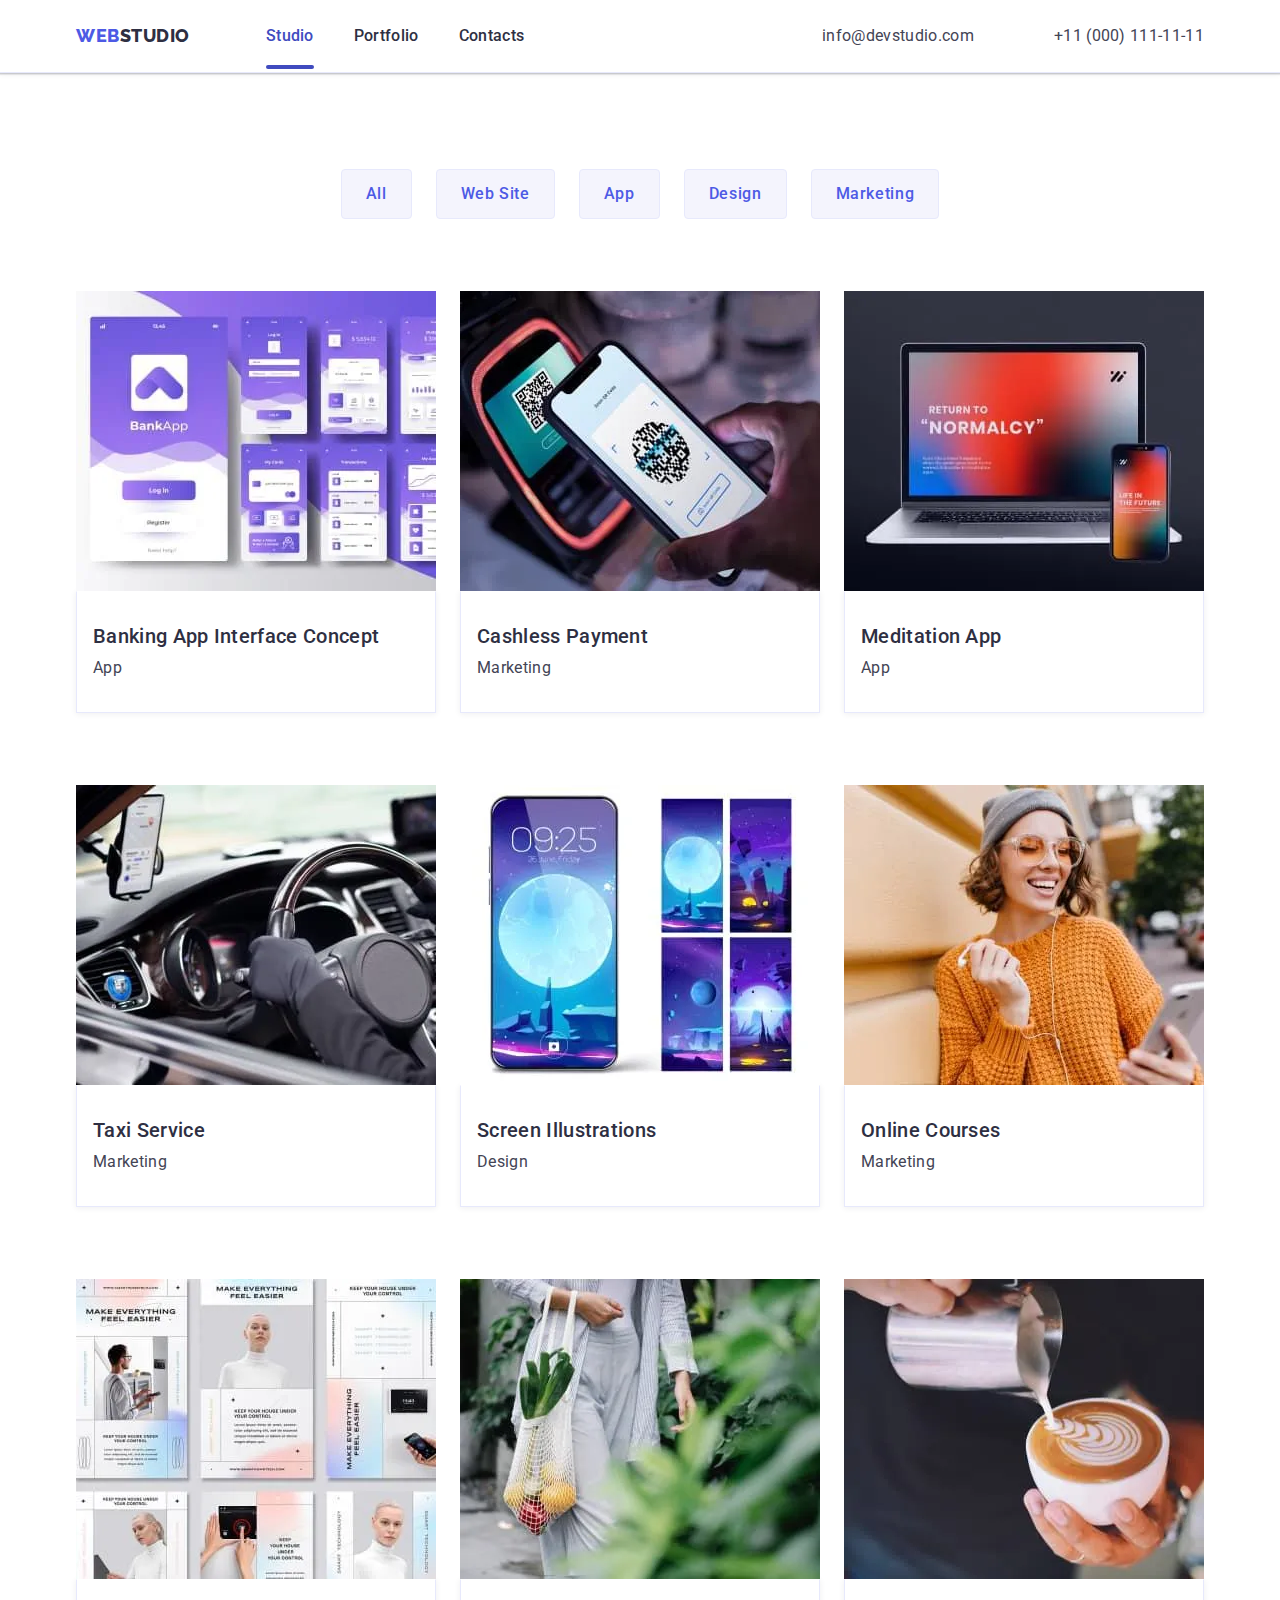
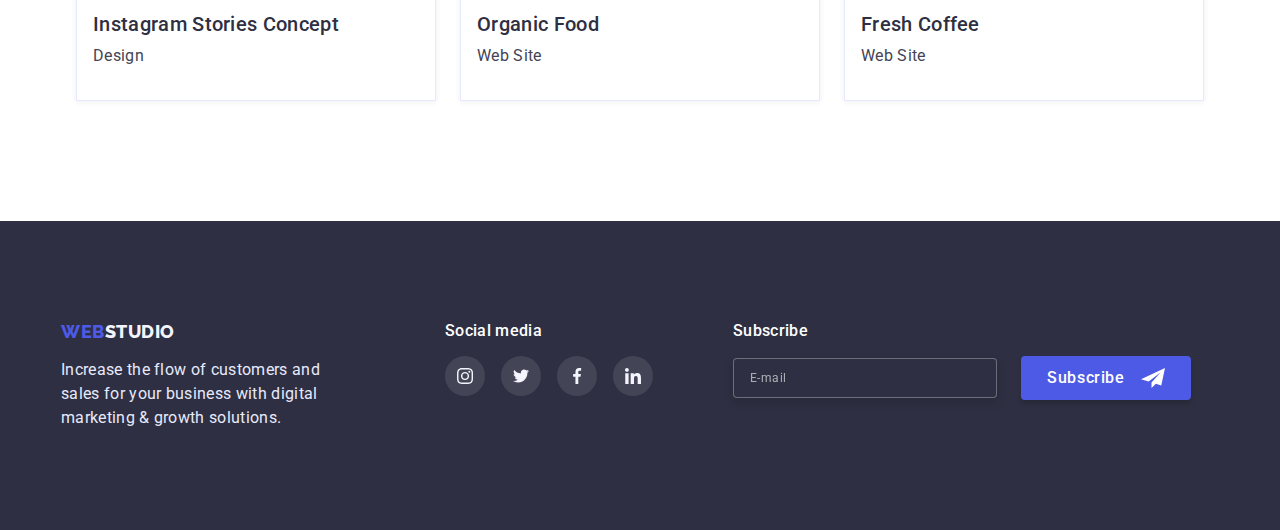
<file: portfolio.html>
<!DOCTYPE html>
<html lang="en">
  <head>
    <meta charset="UTF-8" />
    <meta http-equiv="X-UA-Compatible" content="IE=edge" />
    <meta name="viewport" content="width=device-width, initial-scale=1.0" />
    <title>Web studio</title>
    <link rel="preconnect" href="https://fonts.googleapis.com" />
    <link rel="preconnect" href="https://fonts.gstatic.com" crossorigin />
    <link
      href="https://fonts.googleapis.com/css2?family=Raleway:wght@800&family=Roboto:wght@400;500;700;900&display=swap"
      rel="stylesheet"
    />
    <link
      href="https://cdn.jsdelivr.net/npm/modern-normalize@1.1.0/modern-normalize.min.css"
      rel="stylesheet"
    />
    <link rel="stylesheet" href="./css/styles.css" />
  </head>
  <body>
    <!--Header section-->
    <header class="header">
      <div class="container header-container">
        <nav class="header-nav header-container">
          <a
            class="icon-link icon-header link header-paddings"
            href="./index.html"
            ><span class="icon-link-web">Web</span>studio</a
          >
          <ul class="header-list list header-container">
            <li class="header-item">
              <a
                class="menu-link link header-paddings menu-link-selected"
                href="./index.html"
                >Studio</a
              >
            </li>
            <li class="header-item">
              <a class="menu-link link header-paddings" href="./portfolio.html"
                >Portfolio</a
              >
            </li>
            <li class="header-item">
              <a class="menu-link link header-paddings" href="#team-section"
                >Contacts</a
              >
            </li>
          </ul>
        </nav>
        <address class="header-address">
          <ul class="header-list list header-container header-address-links">
            <li class="header-item">
              <a
                class="contact-link link header-paddings"
                href="mailto:info@devstudio.com"
                >info@devstudio.com</a
              >
            </li>
            <li class="header-item">
              <a
                class="contact-link link header-paddings"
                href="tel:+11(000)111-11-11"
                >+11 (000) 111-11-11</a
              >
            </li>
          </ul>
        </address>
        <button
          class="header-menu-btn js-open-menu"
          type="button"
          aria-expanded="false"
          aria-controls="mobile-menu"
        >
          <svg class="header-menu-hamburger" width="32" height="22">
            <use href="./image/icons.svg#icon-menu-hamburger"></use>
          </svg>
        </button>
      </div>
    </header>

    <!-- Main section -->
    <main class="main-section">
      <section class="section">
        <div class="container">
          <h1 class="main-header visually-hidden">Portfolio page</h1>
          <ul class="btn-list sections-list list">
            <li class="btn-item">
              <button class="btn-button" type="button">All</button>
            </li>
            <li class="btn-item">
              <button class="btn-button" type="button">Web Site</button>
            </li>
            <li class="btn-item">
              <button class="btn-button" type="button">App</button>
            </li>
            <li class="btn-item">
              <button class="btn-button" type="button">Design</button>
            </li>
            <li class="btn-item">
              <button class="btn-button" type="button">Marketing</button>
            </li>
          </ul>
          <ul class="cards-list sections-list list">
            <li class="cards-item">
              <a href="" class="cards-link link">
                <div class="cards-appear">
                  <picture>
                    <!-- Desktop screen -->
                    <source
                      media="(min-width: 1200px)"
                      srcset="
                        ./image/portfolio/banking-app_desk@1x.webp 1x,
                        ./image/portfolio/banking-app_desk@2x.webp 2x
                      "
                      type="image/webp"
                    />
                    <source
                      media="(min-width: 1200px)"
                      srcset="
                        ./image/portfolio/banking-app_desk@1x.jpg 1x,
                        ./image/portfolio/banking-app_desk@2x.jpg 2x
                      "
                      type="image/jpg"
                    />
                    <!-- Tablet screen -->
                    <source
                      media="(min-width: 768px)"
                      srcset="
                        ./image/portfolio/banking-app_tabl@1x.webp 1x,
                        ./image/portfolio/banking-app_tabl@2x.webp 2x
                      "
                      type="image/webp"
                    />
                    <source
                      media="(min-width: 768px)"
                      srcset="
                        ./image/portfolio/banking-app_tabl@1x.jpg 1x,
                        ./image/portfolio/banking-app_tabl@2x.jpg 2x
                      "
                      type="image/jpg"
                    />
                    <!-- Mobile screen -->
                    <source
                      media="(max-width: 767px)"
                      srcset="
                        ./image/portfolio/banking-app_mob@1x.webp 1x,
                        ./image/portfolio/banking-app_mob@2x.webp 2x
                      "
                      type="image/webp"
                    />
                    <source
                      media="(max-width: 767px)"
                      srcset="
                        ./image/portfolio/banking-app_mob@1x.jpg 1x,
                        ./image/portfolio/banking-app_mob@x2.jpg 2x
                      "
                      type="image/jpg"
                    />
                    <img
                      class="cards-img"
                      src="./image/portfolio/banking-app_mob@1x.jpg"
                      alt="Photo of Banking App"
                      width="360"
                      height="300"
                      loading="lazy"
                    />
                  </picture>
                  <p class="text-appear main-text">
                    14 Stylish and User-Friendly App Design Concepts · Task
                    Manager App · Calorie Tracker App · Exotic Fruit Ecommerce
                    App · Cloud Storage App
                  </p>
                </div>
                <div class="text-under-img">
                  <h2 class="section-subtitle">
                    Banking App Interface Concept
                  </h2>
                  <p class="main-text">App</p>
                </div>
              </a>
            </li>
            <li class="cards-item">
              <a href="" class="cards-link link">
                <div class="cards-appear">
                  <picture>
                    <!-- Desktop screen -->
                    <source
                      media="(min-width: 1200px)"
                      srcset="
                        ./image/portfolio/payment_desk@1x.webp 1x,
                        ./image/portfolio/payment_desk@2x.webp 2x
                      "
                      type="image/webp"
                    />
                    <source
                      media="(min-width: 1200px)"
                      srcset="
                        ./image/portfolio/payment_desk@1x.jpg 1x,
                        ./image/portfolio/payment_desk@2x.jpg 2x
                      "
                      type="image/jpg"
                    />
                    <!-- Tablet screen -->
                    <source
                      media="(min-width: 768px)"
                      srcset="
                        ./image/portfolio/payment_tabl@1x.webp 1x,
                        ./image/portfolio/payment_tabl@2x.webp 2x
                      "
                      type="image/webp"
                    />
                    <source
                      media="(min-width: 768px)"
                      srcset="
                        ./image/portfolio/payment_tabl@1x.jpg 1x,
                        ./image/portfolio/payment_tabl@2x.jpg 2x
                      "
                      type="image/jpg"
                    />
                    <!-- Mobile screen -->
                    <source
                      media="(max-width: 767px)"
                      srcset="
                        ./image/portfolio/payment_mob@1x.webp 1x,
                        ./image/portfolio/payment_mob@2x.webp 2x
                      "
                      type="image/webp"
                    />
                    <source
                      media="(max-width: 767px)"
                      srcset="
                        ./image/portfolio/payment_mob@1x.jpg 1x,
                        ./image/portfolio/payment_mob@x2.jpg 2x
                      "
                      type="image/jpg"
                    />
                    <img
                      class="cards-img"
                      src="./image/portfolio/payment_mob@1x.jpg"
                      alt="Photo of Cashless Payment"
                      width="360"
                      height="300"
                      loading="lazy"
                    />
                  </picture>
                  <p class="text-appear main-text">
                    14 Stylish and User-Friendly App Design Concepts · Task
                    Manager App · Calorie Tracker App · Exotic Fruit Ecommerce
                    App · Cloud Storage App
                  </p>
                </div>
                <div class="text-under-img">
                  <h2 class="section-subtitle">Cashless Payment</h2>
                  <p class="main-text">Marketing</p>
                </div>
              </a>
            </li>
            <li class="cards-item">
              <a href="" class="cards-link link">
                <div class="cards-appear">
                  <picture>
                    <!-- Desktop screen -->
                    <source
                      media="(min-width: 1200px)"
                      srcset="
                        ./image/portfolio/meditation_desk@1x.webp 1x,
                        ./image/portfolio/meditation_desk@2x.webp 2x
                      "
                      type="image/webp"
                    />
                    <source
                      media="(min-width: 1200px)"
                      srcset="
                        ./image/portfolio/meditation_desk@1x.jpg 1x,
                        ./image/portfolio/meditation_desk@2x.jpg 2x
                      "
                      type="image/jpg"
                    />
                    <!-- Tablet screen -->
                    <source
                      media="(min-width: 768px)"
                      srcset="
                        ./image/portfolio/meditation_tabl@1x.webp 1x,
                        ./image/portfolio/meditation_tabl@2x.webp 2x
                      "
                      type="image/webp"
                    />
                    <source
                      media="(min-width: 768px)"
                      srcset="
                        ./image/portfolio/meditation_tabl@1x.jpg 1x,
                        ./image/portfolio/meditation_tabl@2x.jpg 2x
                      "
                      type="image/jpg"
                    />
                    <!-- Mobile screen -->
                    <source
                      media="(max-width: 767px)"
                      srcset="
                        ./image/portfolio/meditation_mob@1x.webp 1x,
                        ./image/portfolio/meditation_mob@2x.webp 2x
                      "
                      type="image/webp"
                    />
                    <source
                      media="(max-width: 767px)"
                      srcset="
                        ./image/portfolio/meditation_mob@1x.jpg 1x,
                        ./image/portfolio/meditation_mob@x2.jpg 2x
                      "
                      type="image/jpg"
                    />
                    <img
                      class="cards-img"
                      src="./image/portfolio/meditation_mob@1x.jpg"
                      alt="Photo of Meditation App"
                      width="360"
                      height="300"
                      loading="lazy"
                    />
                  </picture>
                  <p class="text-appear main-text">
                    14 Stylish and User-Friendly App Design Concepts · Task
                    Manager App · Calorie Tracker App · Exotic Fruit Ecommerce
                    App · Cloud Storage App
                  </p>
                </div>
                <div class="text-under-img">
                  <h2 class="section-subtitle">Meditation App</h2>
                  <p class="main-text">App</p>
                </div>
              </a>
            </li>
            <li class="cards-item">
              <a href="" class="cards-link link">
                <div class="cards-appear">
                  <picture>
                    <!-- Desktop screen -->
                    <source
                      media="(min-width: 1200px)"
                      srcset="
                        ./image/portfolio/taxi_desk@1x.webp 1x,
                        ./image/portfolio/taxi_desk@2x.webp 2x
                      "
                      type="image/webp"
                    />
                    <source
                      media="(min-width: 1200px)"
                      srcset="
                        ./image/portfolio/taxi_desk@1x.jpg 1x,
                        ./image/portfolio/taxi_desk@2x.jpg 2x
                      "
                      type="image/jpg"
                    />
                    <!-- Tablet screen -->
                    <source
                      media="(min-width: 768px)"
                      srcset="
                        ./image/portfolio/taxi_tabl@1x.webp 1x,
                        ./image/portfolio/taxi_tabl@2x.webp 2x
                      "
                      type="image/webp"
                    />
                    <source
                      media="(min-width: 768px)"
                      srcset="
                        ./image/portfolio/taxi_tabl@1x.jpg 1x,
                        ./image/portfolio/taxi_tabl@2x.jpg 2x
                      "
                      type="image/jpg"
                    />
                    <!-- Mobile screen -->
                    <source
                      media="(max-width: 767px)"
                      srcset="
                        ./image/portfolio/taxi_mob@1x.webp 1x,
                        ./image/portfolio/taxi_mob@2x.webp 2x
                      "
                      type="image/webp"
                    />
                    <source
                      media="(max-width: 767px)"
                      srcset="
                        ./image/portfolio/taxi_mob@1x.jpg 1x,
                        ./image/portfolio/taxi_mob@x2.jpg 2x
                      "
                      type="image/jpg"
                    />
                    <img
                      class="cards-img"
                      src="./image/portfolio/taxi_mob@1x.jpg"
                      alt="Photo of Taxi Service"
                      width="360"
                      height="300"
                      loading="lazy"
                    />
                  </picture>
                  <p class="text-appear main-text">
                    14 Stylish and User-Friendly App Design Concepts · Task
                    Manager App · Calorie Tracker App · Exotic Fruit Ecommerce
                    App · Cloud Storage App
                  </p>
                </div>
                <div class="text-under-img">
                  <h2 class="section-subtitle">Taxi Service</h2>
                  <p class="main-text">Marketing</p>
                </div>
              </a>
            </li>
            <li class="cards-item">
              <a href="" class="cards-link link">
                <div class="cards-appear">
                  <picture>
                    <!-- Desktop screen -->
                    <source
                      media="(min-width: 1200px)"
                      srcset="
                        ./image/portfolio/illustration_desk@1x.webp 1x,
                        ./image/portfolio/illustration_desk@2x.webp 2x
                      "
                      type="image/webp"
                    />
                    <source
                      media="(min-width: 1200px)"
                      srcset="
                        ./image/portfolio/illustration_desk@1x.jpg 1x,
                        ./image/portfolio/illustration_desk@2x.jpg 2x
                      "
                      type="image/jpg"
                    />
                    <!-- Tablet screen -->
                    <source
                      media="(min-width: 768px)"
                      srcset="
                        ./image/portfolio/illustration_tabl@1x.webp 1x,
                        ./image/portfolio/illustration_tabl@2x.webp 2x
                      "
                      type="image/webp"
                    />
                    <source
                      media="(min-width: 768px)"
                      srcset="
                        ./image/portfolio/illustration_tabl@1x.jpg 1x,
                        ./image/portfolio/illustration_tabl@2x.jpg 2x
                      "
                      type="image/jpg"
                    />
                    <!-- Mobile screen -->
                    <source
                      media="(max-width: 767px)"
                      srcset="
                        ./image/portfolio/illustration_mob@1x.webp 1x,
                        ./image/portfolio/illustration_mob@2x.webp 2x
                      "
                      type="image/webp"
                    />
                    <source
                      media="(max-width: 767px)"
                      srcset="
                        ./image/portfolio/illustration_mob@1x.jpg 1x,
                        ./image/portfolio/illustration_mob@x2.jpg 2x
                      "
                      type="image/jpg"
                    />
                    <img
                      class="cards-img"
                      src="./image/portfolio/illustration_mob@1x.jpg"
                      alt="Screen illustrations"
                      width="360"
                      height="300"
                      loading="lazy"
                    />
                  </picture>
                  <p class="text-appear main-text">
                    14 Stylish and User-Friendly App Design Concepts · Task
                    Manager App · Calorie Tracker App · Exotic Fruit Ecommerce
                    App · Cloud Storage App
                  </p>
                </div>
                <div class="text-under-img">
                  <h2 class="section-subtitle">Screen Illustrations</h2>
                  <p class="main-text">Design</p>
                </div>
              </a>
            </li>
            <li class="cards-item">
              <a href="" class="cards-link link">
                <div class="cards-appear">
                  <picture>
                    <!-- Desktop screen -->
                    <source
                      media="(min-width: 1200px)"
                      srcset="
                        ./image/portfolio/courses_desk@1x.webp 1x,
                        ./image/portfolio/courses_desk@2x.webp 2x
                      "
                      type="image/webp"
                    />
                    <source
                      media="(min-width: 1200px)"
                      srcset="
                        ./image/portfolio/courses_desk@1x.jpg 1x,
                        ./image/portfolio/courses_desk@2x.jpg 2x
                      "
                      type="image/jpg"
                    />
                    <!-- Tablet screen -->
                    <source
                      media="(min-width: 768px)"
                      srcset="
                        ./image/portfolio/courses_tabl@1x.webp 1x,
                        ./image/portfolio/courses_tabl@2x.webp 2x
                      "
                      type="image/webp"
                    />
                    <source
                      media="(min-width: 768px)"
                      srcset="
                        ./image/portfolio/courses_tabl@1x.jpg 1x,
                        ./image/portfolio/courses_tabl@2x.jpg 2x
                      "
                      type="image/jpg"
                    />
                    <!-- Mobile screen -->
                    <source
                      media="(max-width: 767px)"
                      srcset="
                        ./image/portfolio/courses_mob@1x.webp 1x,
                        ./image/portfolio/courses_mob@2x.webp 2x
                      "
                      type="image/webp"
                    />
                    <source
                      media="(max-width: 767px)"
                      srcset="
                        ./image/portfolio/courses_mob@1x.jpg 1x,
                        ./image/portfolio/courses_mob@x2.jpg 2x
                      "
                      type="image/jpg"
                    />
                    <img
                      class="cards-img"
                      src="./image/portfolio/courses_mob@1x.jpg"
                      alt="Photo of Online Courses"
                      width="360"
                      height="300"
                      loading="lazy"
                    />
                  </picture>
                  <p class="text-appear main-text">
                    14 Stylish and User-Friendly App Design Concepts · Task
                    Manager App · Calorie Tracker App · Exotic Fruit Ecommerce
                    App · Cloud Storage App
                  </p>
                </div>
                <div class="text-under-img">
                  <h2 class="section-subtitle">Online Courses</h2>
                  <p class="main-text">Marketing</p>
                </div>
              </a>
            </li>
            <li class="cards-item">
              <a href="" class="cards-link link">
                <div class="cards-appear">
                  <picture>
                    <!-- Desktop screen -->
                    <source
                      media="(min-width: 1200px)"
                      srcset="
                        ./image/portfolio/stories_desk@1x.webp 1x,
                        ./image/portfolio/stories_desk@2x.webp 2x
                      "
                      type="image/webp"
                    />
                    <source
                      media="(min-width: 1200px)"
                      srcset="
                        ./image/portfolio/stories_desk@1x.jpg 1x,
                        ./image/portfolio/stories_desk@2x.jpg 2x
                      "
                      type="image/jpg"
                    />
                    <!-- Tablet screen -->
                    <source
                      media="(min-width: 768px)"
                      srcset="
                        ./image/portfolio/stories_tabl@1x.webp 1x,
                        ./image/portfolio/stories_tabl@2x.webp 2x
                      "
                      type="image/webp"
                    />
                    <source
                      media="(min-width: 768px)"
                      srcset="
                        ./image/portfolio/stories_tabl@1x.jpg 1x,
                        ./image/portfolio/stories_tabl@2x.jpg 2x
                      "
                      type="image/jpg"
                    />
                    <!-- Mobile screen -->
                    <source
                      media="(max-width: 767px)"
                      srcset="
                        ./image/portfolio/stories_mob@1x.webp 1x,
                        ./image/portfolio/stories_mob@2x.webp 2x
                      "
                      type="image/webp"
                    />
                    <source
                      media="(max-width: 767px)"
                      srcset="
                        ./image/portfolio/stories_mob@1x.jpg 1x,
                        ./image/portfolio/stories_mob@x2.jpg 2x
                      "
                      type="image/jpg"
                    />
                    <img
                      class="cards-img"
                      src="./image/portfolio/stories_mob@1x.jpg"
                      alt="Instagram Stories"
                      width="360"
                      height="300"
                      loading="lazy"
                    />
                  </picture>
                  <p class="text-appear main-text">
                    14 Stylish and User-Friendly App Design Concepts · Task
                    Manager App · Calorie Tracker App · Exotic Fruit Ecommerce
                    App · Cloud Storage App
                  </p>
                </div>
                <div class="text-under-img">
                  <h2 class="section-subtitle">Instagram Stories Concept</h2>
                  <p class="main-text">Design</p>
                </div>
              </a>
            </li>
            <li class="cards-item">
              <a href="" class="cards-link link">
                <div class="cards-appear">
                  <picture>
                    <!-- Desktop screen -->
                    <source
                      media="(min-width: 1200px)"
                      srcset="
                        ./image/portfolio/food_desk@1x.webp 1x,
                        ./image/portfolio/food_desk@2x.webp 2x
                      "
                      type="image/webp"
                    />
                    <source
                      media="(min-width: 1200px)"
                      srcset="
                        ./image/portfolio/food_desk@1x.jpg 1x,
                        ./image/portfolio/food_desk@2x.jpg 2x
                      "
                      type="image/jpg"
                    />
                    <!-- Tablet screen -->
                    <source
                      media="(min-width: 768px)"
                      srcset="
                        ./image/portfolio/food_tabl@1x.webp 1x,
                        ./image/portfolio/food_tabl@2x.webp 2x
                      "
                      type="image/webp"
                    />
                    <source
                      media="(min-width: 768px)"
                      srcset="
                        ./image/portfolio/food_tabl@1x.jpg 1x,
                        ./image/portfolio/food_tabl@2x.jpg 2x
                      "
                      type="image/jpg"
                    />
                    <!-- Mobile screen -->
                    <source
                      media="(max-width: 767px)"
                      srcset="
                        ./image/portfolio/food_mob@1x.webp 1x,
                        ./image/portfolio/food_mob@2x.webp 2x
                      "
                      type="image/webp"
                    />
                    <source
                      media="(max-width: 767px)"
                      srcset="
                        ./image/portfolio/food_mob@1x.jpg 1x,
                        ./image/portfolio/food_mob@x2.jpg 2x
                      "
                      type="image/jpg"
                    />
                    <img
                      class="cards-img"
                      src="./image/portfolio/food_mob@1x.jpg"
                      alt="Photo of organic food"
                      width="360"
                      height="300"
                      loading="lazy"
                    />
                  </picture>
                  <p class="text-appear main-text">
                    14 Stylish and User-Friendly App Design Concepts · Task
                    Manager App · Calorie Tracker App · Exotic Fruit Ecommerce
                    App · Cloud Storage App
                  </p>
                </div>
                <div class="text-under-img">
                  <h2 class="section-subtitle">Organic Food</h2>
                  <p class="main-text">Web Site</p>
                </div>
              </a>
            </li>
            <li class="cards-item">
              <a href="" class="cards-link link">
                <div class="cards-appear">
                  <picture>
                    <!-- Desktop screen -->
                    <source
                      media="(min-width: 1200px)"
                      srcset="
                        ./image/portfolio/coffee_desk@1x.webp 1x,
                        ./image/portfolio/coffee_desk@2x.webp 2x
                      "
                      type="image/webp"
                    />
                    <source
                      media="(min-width: 1200px)"
                      srcset="
                        ./image/portfolio/coffee_desk@1x.jpg 1x,
                        ./image/portfolio/coffee_desk@2x.jpg 2x
                      "
                      type="image/jpg"
                    />
                    <!-- Tablet screen -->
                    <source
                      media="(min-width: 768px)"
                      srcset="
                        ./image/portfolio/coffee_tabl@1x.webp 1x,
                        ./image/portfolio/coffee_tabl@2x.webp 2x
                      "
                      type="image/webp"
                    />
                    <source
                      media="(min-width: 768px)"
                      srcset="
                        ./image/portfolio/coffee_tabl@1x.jpg 1x,
                        ./image/portfolio/coffee_tabl@2x.jpg 2x
                      "
                      type="image/jpg"
                    />
                    <!-- Mobile screen -->
                    <source
                      media="(max-width: 767px)"
                      srcset="
                        ./image/portfolio/coffee_mob@1x.webp 1x,
                        ./image/portfolio/coffee_mob@2x.webp 2x
                      "
                      type="image/webp"
                    />
                    <source
                      media="(max-width: 767px)"
                      srcset="
                        ./image/portfolio/coffee_mob@1x.jpg 1x,
                        ./image/portfolio/coffee_mob@x2.jpg 2x
                      "
                      type="image/jpg"
                    />
                    <img
                      class="cards-img"
                      src="./image/portfolio/coffee_mob@1x.jpg"
                      alt="Photo of fresh coffee"
                      width="360"
                      height="300"
                      loading="lazy"
                    />
                  </picture>
                  <p class="text-appear main-text">
                    14 Stylish and User-Friendly App Design Concepts · Task
                    Manager App · Calorie Tracker App · Exotic Fruit Ecommerce
                    App · Cloud Storage App
                  </p>
                </div>
                <div class="text-under-img">
                  <h2 class="section-subtitle">Fresh Coffee</h2>
                  <p class="main-text">Web Site</p>
                </div>
              </a>
            </li>
          </ul>
        </div>
      </section>
    </main>

    <!--Footer-->
    <footer class="footer sections-padding">
      <div class="container footer-container">
        <div class="footer-tablet-cont">
          <div class="footer-left-side footer-section">
            <a class="icon-link icon-link-footer link" href="./index.html"
              ><span class="icon-link-web">Web</span>studio</a
            >
            <p class="main-text footer-text">
              Increase the flow of customers and sales for your business with
              digital marketing & growth solutions.
            </p>
          </div>
          <div class="footer-middle-side footer-section">
            <h2 class="section-subtitle footer-header">Social media</h2>
            <ul class="socials-links-list sections-list list">
              <li class="socials-links-item">
                <a href="" class="socials-links socials-links-footer">
                  <svg class="socials-icon" width="16" height="16">
                    <use href="./image/icons.svg#icon-instagram"></use>
                  </svg>
                </a>
              </li>
              <li class="socials-links-item">
                <a href="" class="socials-links socials-links-footer">
                  <svg class="socials-icon" width="16" height="16">
                    <use href="./image/icons.svg#icon-twitter"></use>
                  </svg>
                </a>
              </li>
              <li class="socials-links-item">
                <a href="" class="socials-links socials-links-footer">
                  <svg class="socials-icon" width="16" height="16">
                    <use href="./image/icons.svg#icon-facebook"></use>
                  </svg>
                </a>
              </li>
              <li class="socials-links-item">
                <a href="" class="socials-links socials-links-footer">
                  <svg class="socials-icon" width="16" height="16">
                    <use href="./image/icons.svg#icon-linkedin"></use>
                  </svg>
                </a>
              </li>
            </ul>
          </div>
        </div>

        <div class="footer-right-side">
          <h2 class="section-subtitle footer-header">Subscribe</h2>
          <form class="footer-subscribe" name="footer-form">
            <label class="footer-label">
              <input
                class="footer-input"
                type="email"
                name="footer-subscription"
                placeholder="E-mail"
                required
              />
            </label>

            <button class="footer-btn hero-btn" type="submit">
              <span class="footer-subs-text">Subscribe</span>
              <svg class="footer-subs-icon" width="24" height="24">
                <use href="./image/icons.svg#footer-subs"></use>
              </svg>
            </button>
          </form>
        </div>
      </div>
    </footer>
  </body>
</html>
</file>
<file: css/styles.css>
:root{
    --primary-font: 'Roboto', sans-serif;
    --secondary-font: 'Raleway', sans-serif;
    --letter-space: 0.02em;
    --primary-color: #2E2F42;
    --secondary-color: #434455;
    --primary-bg-color: #2E2F42;
    --secondary-bg-color: #F4F4FD;
    --accent-color: #404BBF;
    --btn-bg-color: #4D5AE5;
    --white-color: #FFFFFF;
    --black-color:#000000;
    --footer-text-color: #E7E9FC;
    --valid-fields: #31D0AA;
    --section4-icons-color: #8E8F99;
    --modal-bg-color: #FCFCFC;
    --black-modal-close: rgba(0, 0, 0, 0.1);
    --modal-form-desc: #757575;

    --trans-descrp: 250ms cubic-bezier(0.4, 0, 0.2, 1)
}

html {
    scroll-behavior: smooth;
}

body{
    font-family: var(--primary-font);
    color: var(--primary-color);
    letter-spacing: var(--letter-space);
}

.visually-hidden {
    position: absolute;
    width: 1px;
    height: 1px;
    margin: -1px;
    border: 0;
    padding: 0;

    white-space: nowrap;
    clip-path: inset(100%);
    clip: rect(0 0 0 0);
    overflow: hidden;
}

.list{
    list-style: none;
}

.link{
    text-decoration: none;
    color: var(--primary-color);
}

h1, h2, h3, h4, p {
    margin-top: 0;
    margin-bottom: 0;
}

ul {
    margin-top: 0;
    margin-bottom: 0;
    padding-left: 0;
}

img {
    display: block;
    max-width: 100%;
    height: auto;
}

.container {
    max-width: 428px;
    padding-left: 15px;
    padding-right: 15px;
    margin-left: auto;
    margin-right: auto;
}

@media screen and (min-width: 768px) {
    .container {
        max-width: 768px;
    }
}

@media screen and (min-width: 1200px) {
    .container {
        max-width: 1158px;
    }
}

/* ----------------COMPONENTS-------------------- */
.icon-link {
    font-family: var(--secondary-font);
    font-weight: 800;
    font-size: 18px;
    line-height: 1.33;
    
    letter-spacing: 0.03em;
    text-transform: uppercase;
}

.icon-link-web{
    color: var(--btn-bg-color);
}

.secondary-header {
    font-weight: 700;
    font-size: 36px;
    line-height: 1.11;
    text-transform: capitalize;
    text-align: center;
    margin-bottom: 72px;
}

.section-subtitle {
    font-weight: 500;
    font-size: 20px;
    line-height: 1.2;
    margin-bottom: 8px;
}

.main-text {
    font-size: 16px;
    line-height: 1.5;
    color: var(--secondary-color);
}

.sections-list {
    display: flex;
    justify-content: center;
    column-gap: 24px;
    row-gap: 72px;
    flex-wrap: wrap;
}

.sections-padding {
    padding-top: 96px;
    padding-bottom: 96px;
}

@media screen and (min-width: 1200px) {
    .sections-padding {
        padding-top: 120px;
        padding-bottom: 120px;
    }
}

.menu-link-selected{
    position: relative;
    color: var(--accent-color);
}

.menu-link-selected::after {
    content: '';
    position: absolute;
    bottom: 0;   
    display: block;
    width: 100%;
    height: 4px;
    border-radius: 2px;
    
    background-color: var(--accent-color);
    
}
/* ----------------/COMPONENTS-------------------- */


/* -----------------HEADER-------------------- */
.header {
    width: 100%;
    border-bottom: 1px solid var(--footer-text-color);
    box-shadow: 0px 2px 1px rgba(46, 47, 66, 0.08), 0px 1px 1px rgba(46, 47, 66, 0.16), 0px 1px 6px rgba(46, 47, 66, 0.08);
}

.header-paddings {
    padding-top: 24px;
    padding-bottom: 24px;
}

.header-container {
    display: flex;
    align-items: center;
}

.header-item{
    display: none;
}

@media screen and (max-width: 767px) {
    .header-menu-btn {
        display: flex;
        align-items: center;
        justify-content: center;
        width: 40px;
        height: 40px;

        background-color: transparent;
        border: none;
        padding: 0;
        margin-left: auto;
        margin-right: 15px;
    }
    
    .header-menu-hamburger {
        fill: var(--primary-color);
    }
}

@media screen and (min-width: 768px) {
    .header-menu-btn {
        display: none;
    }
    .header-item {
        display: block;
    }

    .icon-header {
        margin-right: 123px;
    }

    .header-menu-btn {
        display: none;
    }
    .header-nav {
        margin-right: 118px;
    }
    .header-item {
        font-weight: 500;
        font-size: 16px;
        line-height: 1.5;
    }
    
    .header-item:not(:last-child) {
        margin-right: 40px;
    }
    
    .menu-link,
    .contact-link {
        transition: color var(--trans-descrp);
    }
    
    .menu-link:hover,
    .menu-link:focus,
    .contact-link:hover,
    .contact-link:focus {
        color: var(--accent-color);
    }
    
    .header-address-links {
        display: block;
    }
    .header-address {
        font-style: normal;
        margin-left: auto;
    }
    
    .contact-link {
        font-weight: 400;
        color: var(--secondary-color);
    }
}

@media screen and (min-width: 1200px) {
    .icon-header {
        margin-right: 76px;
    }

    .header-address-links {
        display: flex;
        align-items: center;
        gap: 40px;
    }
}
/* -----------------/HEADER-------------------- */


/* -----------------INDEX HERO SECTION-------------------- */
.hero-section {
    background-color: var(--primary-bg-color);
    padding-top: 112px;
    padding-bottom: 112px;
    max-width: 767px;
    margin-left: auto;
    margin-right: auto;
    background-image: linear-gradient(rgba(46, 47, 66, 0.7), rgba(46, 47, 66, 0.7)), url(../image/hero/hero_mobile@1x.jpg);
    background-repeat: no-repeat;
    background-size: cover;
    background-position: center;
}

@media (min-device-pixel-ratio: 2),
(-webkit-min-device-pixel-ratio: 2),
(min-resolution: 192dpi),
(min-resolution: 2dppx) {
    .hero-section {
        background-image: linear-gradient(rgba(46, 47, 66, 0.7), rgba(46, 47, 66, 0.7)), url(../image/hero/hero_mobile@2x.jpg);
    }
}

/* Device up to 768px */
@media screen and (min-width: 768px) {
    .hero-section {
        background-image: linear-gradient(rgba(46, 47, 66, 0.7), rgba(46, 47, 66, 0.7)), url(../image/hero/hero_tabl@1x.jpg);
    }

    @media (min-device-pixel-ratio: 2),
    (min-resolution: 192dpi),
    (min-resolution: 2dppx) {
        .hero-section {
            background-image: linear-gradient(rgba(46, 47, 66, 0.7), rgba(46, 47, 66, 0.7)), url(../image/hero/hero_tabl@2x.jpg);
        }
    }
}

/* Device form 769px to 1600px */
@media screen and (min-width: 1200px) {
    .hero-section {
        background-image: linear-gradient(rgba(46, 47, 66, 0.7), rgba(46, 47, 66, 0.7)), url(../image/hero/hero_desk@1x.jpg);
    }

    @media (min-device-pixel-ratio: 2),
    (min-resolution: 192dpi),
    (min-resolution: 2dppx) {
        .hero-section {
            background-image: linear-gradient(rgba(46, 47, 66, 0.7), rgba(46, 47, 66, 0.7)), url(../image/hero/hero_desk@2x.jpg);
        }
    }
}

.hero-header {
    max-width: 320px;
    font-size: 36px;
    line-height: 1.11;
    color: var(--white-color);
    margin-left: auto;
    margin-right: auto;
    margin-bottom: 72px;
    text-align: center;
}

.hero-btn {
    display: block;
    font-family: var(--primary-font);
    font-weight: 500;
    font-size: 16px;
    line-height: 1.5;
    letter-spacing: 0.04em;
    padding-top: 16px;
    padding-bottom: 16px;
    padding-left: 32px;
    padding-right: 32px;
    margin-left: auto;
    margin-right: auto;
    color: var(--white-color);
    border-color: transparent;
    background: var(--btn-bg-color);
    box-shadow: 0px 4px 4px rgba(0, 0, 0, 0.15);
    border-radius: 4px;

    transition: background-color var(--trans-descrp);
}

.hero-btn:hover,
.hero-btn:focus{
    background-color: var(--accent-color);
    cursor: pointer;
}

@media screen and (min-width: 768px) {
    .hero-section {
        padding-bottom: 108px;
        max-width: 1119px;
    }

    .hero-header {
        max-width: 496px;
        font-size: 56px;
        line-height: 1.07;
        margin-bottom: 40px;
    }
}

@media screen and (min-width: 1200px) {
    .hero-section {
        padding-top: 188px;
        padding-bottom: 188px;
        min-width: 1440px;
    }
    
    .hero-header {
        margin-bottom: 48px;
    }
}
/* -----------------/INDEX HERO SECTION-------------------- */


/* -----------------INDEX SECTION 1-------------------- */
.section1-item {
    flex-basis: 100%;
}

.section1-icon-div {
    display: none;
}

.section1-h2 {
    font-weight: 700;
    font-size: 36px;
    line-height: 1.11;
    text-transform: capitalize;
    text-align: center;
}

.section1-text {
    font-weight: 500;
}

@media screen and (min-width: 768px) {
    .section1-item {
        flex-basis: calc((100% - 24px) / 2);
    }

    .section1-h2 {
        text-align: start;
    }
}

@media screen and (min-width: 1200px) {
    .section1-item {
        flex-basis: calc((100% - 72px) / 4);
    }

    .section1-h2 {
        font-weight: 500;
        font-size: 20px;
        line-height: 1.2;
    }

    .section1-text {
        font-weight: 400;
    }

    .section1-icon-div {
        display: block;
        width: 264px;
        height: 112px;
        display: flex;
        align-items: center;
        justify-content: center;
        background-color: var(--secondary-bg-color);
        margin-bottom: 8px;
    }
}
/* -----------------/INDEX SECTION 1-------------------- */


/* -----------------INDEX SECTION 2-------------------- */
.section2 {
    display: none;
}

@media screen and (min-width: 1200px) {
   .section2 {
        display: block;
        padding-top: 0px;
    }

    .section2-item {
        flex-basis: calc((100% - 48px) / 3);
    }
}


/* -----------------/INDEX SECTION 2-------------------- */


/* -----------------INDEX SECTION 3-------------------- */
.section3 {
    padding-bottom: 128px;
    background: var(--secondary-bg-color);
}

.section3-item {
    background: var(--white-color);
    box-shadow: 0px 1px 6px rgba(46, 47, 66, 0.08), 0px 1px 1px rgba(46, 47, 66, 0.16), 0px 2px 1px rgba(46, 47, 66, 0.08);
    border-radius: 0px 0px 4px 4px;
}

.text-about-team {
    text-align: center;
    padding-top: 32px;
    padding-bottom: 32px;
}

.section3-text-margin {
    margin-bottom: 8px;
}

.socials-links-list {
    flex-wrap: nowrap;
    align-items: center;
    justify-content: center;
}

.socials-links{
    display: flex;
    align-items: center;
    justify-content: center;
    width: 40px;
    height: 40px;

    background-color: var(--btn-bg-color);
    border-radius: 50%;

    transition: background-color var(--trans-descrp);
}

.socials-links:hover,
.socials-links:focus {
    background-color: var(--accent-color);
    cursor: pointer;
}

@media screen and (min-width: 768px) {
    .section3 {
        padding-bottom: 104px;
    }

    .section3-list {
        row-gap: 64px;
    }
}

@media screen and (min-width: 1200px) {
    .section3 {
        padding-bottom: 120px;
    }

    .section3-item {
        width: calc((100% - 72px) / 4);
    }
}
/*  */
/* -----------------/INDEX SECTION 3-------------------- */

/* -----------------INDEX SECTION 4-------------------- */
.section4-item {
    flex-basis: calc((100% - 16px) / 2);
}

@media screen and (max-width: 767px) {
    .section4-list {
        column-gap: 16px;
    }
}
.section4-icons-link {
    display: flex;
    align-items: center;
    justify-content: center;
    padding-top: 16px;
    padding-bottom: 16px;
    padding-left: 39px;
    padding-right: 39px;
    border: 1px solid var(--section4-icons-color);
    border-radius: 4px;

    transition: border-color var(--trans-descrp);
}

.section4-icons {
    fill: var(--section4-icons-color);

    transition: fill var(--trans-descrp);
}

.section4-icons-link:hover,
.section4-icons-link:focus {
    border-color: var(--accent-color);
}

.section4-icons-link:hover
.section4-icons {
    fill: var(--accent-color);
}

.section4-icons-link:focus 
.section4-icons {
    fill: var(--accent-color);
}

@media screen and (min-width: 768px) {
    .section4-container {
        padding-left: 108px;
        padding-right: 108px;
    }
    
    .section4-item {
        flex-basis: calc((100% - 48px) / 3);
    }

    .section4-icons-link {
        padding-left: 31px;
        padding-right: 31px;
    }
}

@media screen and (min-width: 1200px) {
    .section4-container {
        padding-left: 0;
        padding-right: 0;
    }
    
    .section4 {
        padding-top: 120px;
        padding-bottom: 120px;
    }

    .section4-item {
        flex-basis: calc((100% - 120px) / 6);
    }
}

/* -----------------/INDEX SECTION 4-------------------- */

/* -----------------PORTFOLIO MAIN SECTION-------------------- */
.section {
    padding-top: 48px;
    padding-bottom: 48px;
}

.btn-list {
    margin-bottom: 48px;
}



@media screen and (max-width: 767px) {
    .btn-list {
        display: flex;
        justify-content: flex-start;
        row-gap: 16px;
    }
}



.btn-button {
    font-family: var(--primary-font);
    font-weight: 500;
    font-size: 16px;
    line-height: 1.5;
    letter-spacing: 0.04em;
    color: var(--btn-bg-color);
    padding-top: 12px;
    padding-bottom: 12px;
    padding-left: 24px;
    padding-right: 24px;

    background: var(--secondary-bg-color);
    border: 1px solid var(--footer-text-color);
    border-radius: 4px;

    transition: color var(--trans-descrp), background-color var(--trans-descrp), box-shadow var(--trans-descrp);
}

.btn-button:hover,
.btn-button:focus {
    color: var(--white-color);
    background-color: var(--accent-color);
    cursor: pointer;
    box-shadow: 
    0px 3px 1px rgba(0, 0, 0, 0.1), 
    0px 2px 1px rgba(0, 0, 0, 0.08), 
    0px 2px 2px rgba(0, 0, 0, 0.12);
}

/* .cards-item {
    flex-basis: calc((100% - 48px) / 3);
} */

.cards-list {
    row-gap: 48px;
}
.cards-link {
    display: block;
    transition: box-shadow var(--trans-descrp);
}

.cards-link:hover,
.cards-link:focus {
    box-shadow: 
    0px 1px 6px rgba(46, 47, 66, 0.08), 
    0px 1px 1px rgba(46, 47, 66, 0.16), 
    0px 2px 1px rgba(46, 47, 66, 0.08);
    cursor: pointer;
}

.cards-link:hover .text-appear,
.cards-link:focus .text-appear {
    transform: translate(0, 0);
}

.cards-img {
    position: static;
}
.cards-appear {
    position: relative;
    overflow: hidden;
}

.text-appear {
    position: absolute;
    top: 0;
    left: 0;
    width: 100%;
    height: 100%;
    overflow: auto;
    
    color: var(--secondary-bg-color);
    padding-left: 32px;
    padding-right: 32px;
    padding-top: 40px;
    background-color: var(--btn-bg-color);

    transform: translate(0%, 100%);
    transition: transform var(--trans-descrp);
    transition-delay: 150ms;
}

.text-under-img {
    padding-top: 32px;
    padding-bottom: 32px;
    padding-left: 16px;
    border: 1px solid var(--footer-text-color);
    border-top-color: transparent;
    box-shadow: 0px 1px 6px rgba(46, 47, 66, 0.08);
}

@media screen and (min-width: 768px) {
    .section {
        padding-top: 64px;
        padding-bottom: 96px;
    }

    .btn-item:first-child {
        margin-left: auto;
    }

    .btn-item:last-child {
        margin-right: auto;
    }
    .cards-item {
        flex-basis: calc((100% - 24px) / 2);
    }
    .cards-list {
        row-gap: 72px;
    }

    .cards-list:last-child {
        justify-content: flex-start;
    }

    .btn-list {
        margin-bottom: 64px;
    }
}

@media screen and (min-width: 1200px) {
    .section {
        padding-top: 96px;
        padding-bottom: 120px;
    }

    .cards-item {
        flex-basis: calc((100% - 48px) / 3);
    }
    .btn-list {
    margin-bottom: 72px;
    }
}
/* -----------------/PORTFOLIO MAIN SECTION-------------------- */


/* -----------------FOOTER-------------------- */
.footer {
    background-color: var(--primary-bg-color);
}

.footer-container {
    display: block;
    align-items: center;
    text-align: center;
}

.footer-section {
    margin-bottom: 72px;
}

.icon-link-footer {
    color: var(--secondary-bg-color);
    line-height: 1.17;
}

.footer-text {
    text-align: start;
    margin-top: 16px;
    color: var(--footer-text-color);
    width: 268px;
}

.footer-header {
    font-size: 16px;
    margin-bottom: 16px;
    color: var(--white-color);
}
.socials-links-footer {
    background-color: rgba(255, 255, 255, 0.1);

    transition: background-color var(--trans-descrp);
}

.socials-links-footer:hover,
.socials-links-footer:focus {
    background-color: var(--valid-fields);
}

.socials-links-list {
    gap: 16px;
}
.footer-input {
    width: 100%;
    height: 40px;
    padding-left: 16px;
    background-color: var(--primary-bg-color);
    outline: none;
    border: 1px solid rgba(255, 255, 255, 0.3);
    filter: drop-shadow(0px 4px 4px rgba(0, 0, 0, 0.15));
    border-radius: 4px;

    color: var(--white-color);
    font-size: 12px;
    transition: border-color var(--trans-descrp);
}

.footer-input:focus {
    border-color: var(--btn-bg-color);
}

.footer-input::placeholder {
    font-size: 12px;
    line-height: 2;
    letter-spacing: 0.04em;
    color: rgba(255, 255, 255, 0.6);
}

.footer-subs-icon:hover+.footer-btn,
.footer-subs-icon:focus+.footer-btn {
    background-color: var(--accent-color);
    cursor: pointer;
}

.footer-btn {
    display: flex;
    align-items: center;
    gap: 16px;
    margin-top: 16px;
    padding-bottom: 8px;
    padding-top: 8px;
    padding-left: 24px;
    padding-right: 24px;
}

.footer-left-side {
    display: inline-block;
}

.footer-right-side {
    padding-left: 16px;
    padding-right: 16px;
}

@media screen and (min-width: 768px) {
    .footer-container {
        padding-left: 108px;
    }

    .footer-tablet-cont {
        display: flex;
        align-items: flex-start;
        text-align: start;
    }

    .footer-section {
        margin-right: 24px;
    }

    .footer-header {
        text-align: start;
    }

    .footer-input {
        width: 264px;
    }

    .footer-btn {
        margin: 0;
    }

     .footer-right-side {
        padding: 0;
    }
    
    .footer-subscribe {
        position: relative;
        display: flex;
        gap: 24px;
        align-items: center;
    }
}

@media screen and (min-width: 1200px) {
    .footer {
        padding-top: 100px;
        padding-bottom: 100px;
    }

     .footer-container {
        padding-left: 0;
        display: flex;
        align-items: flex-start;
    }

    .footer-text {
        width: 264px;
    }

    .footer-left-side {
        margin-right: 120px;
    }
    
    .footer-middle-side {
        margin-right: 80px;
    }
    
    .footer-right-side {
        margin-left: 0;
    }

    .footer-section {
        margin-bottom: 0;
    }
}

/* -----------------/FOOTER-------------------- */

/* -----------------MODAL WINDOW-------------------- */
.backdrop {
    position: fixed;
    z-index: 1000;
    top: 0;
    left: 0;

    /* right: 0;
  bottom: 0; */

    width: 100%;
    height: 100%;

    background: rgba(46, 47, 66, 0.4);

    transition: opacity var(--trans-descrp), visibility var(--trans-descrp);
}

.backdrop.is-hidden {
    opacity: 0;
    visibility: hidden;
    pointer-events: none;

    transition-delay: 250ms;
}

.modal {
    position: absolute;
    top: calc(50%);
    left: calc(50%);
    transform: translate(-50%, -50%);

    max-width: 392px;
    width: 95%;
    min-height: 576px;
    padding-top: 72px;
    padding-right: 24px;
    padding-bottom: 24px;
    padding-left: 24px;
    background: var(--modal-bg-color);
    box-shadow: 0px 1px 1px rgba(0, 0, 0, 0.14), 0px 1px 3px rgba(0, 0, 0, 0.12), 0px 2px 1px rgba(0, 0, 0, 0.2);
    border-radius: 4px;

    transition: transform var(--trans-descrp), opacity var(--trans-descrp);
    transition-delay: 400ms;
}

@media screen and (min-width: 768px) {
    .modal {
        width: 408px;
    }
}

.backdrop.is-hidden .modal {
    transform: translate(-50%, -70%);
    opacity: 0;
    transition-delay: 0s;
}

.modal-btn {
    position: absolute;
    top: 24px;
    right: 24px;

    display: flex;
    align-items: center;
    justify-content: center;
    width: 24px;
    height: 24px;
    padding: 0;
    border: 1px solid var(--black-modal-close);
    border-radius: 50%;
    background-color: var(--footer-text-color);
}

.modal-btn:hover,
.modal-btn:focus {
    background-color: var(--accent-color);
    cursor: pointer;
}

.modal-icon {
    fill: var(--black-color);
}

.modal-btn:hover .modal-icon,
.modal-btn:focus .modal-icon {
    fill: var(--white-color);
}

.modal-title {
    display: block;
    margin-bottom: 14px;
    text-align: center;
    color: var(--primary-color);
}

/* -----------------MODAL FORM-------------------- */

.modal-form-label {
    display: block;
    font-size: 12px;
    line-height: 1.33;
    letter-spacing: 0.04em;
    margin-bottom: 4px;
    color: var(--section4-icons-color);
}

.modal-form-group {
    position: relative;
    margin-bottom: 8px;
}

.modal-form-field {
    display: block;
    width: 100%;
    height: 40px;
    padding-left: 40px;
    padding-right: 40px;
    border-radius: 4px;
    border: 1px solid rgba(33, 33, 33, 0.2);
    transition: border-color var(--trans-descrp)
}

.modal-form-icon {
    position: absolute;
    top: 50%;
    left: 10px;
    transform: translateY(-50%);
    pointer-events: none;
    fill: var(--primary-color);
    transition: fill var(--trans-descrp);
}

.modal-form-field:focus+.modal-form-icon {
    fill: var(--btn-bg-color);
}

.modal-form-comment {
    display: block;
    width: 100%;
    height: 120px;
    padding: 8px 16px;
    margin-bottom: 16px;

    font-size: 15px;

    border: 1px solid rgba(33, 33, 33, 0.2);
    border-radius: 4px;
    transition: border-color var(--trans-descrp);
    resize: none;
}

.modal-form-field:focus,
.modal-form-comment:focus {
    outline: none;
    border-color: var(--btn-bg-color);
}

.modal-form-comment::placeholder {
    color: rgba(117, 117, 117, 0.5);
    font-size: 12px;
    line-height: 1.33;
    letter-spacing: 0.04em;
}

.modal-form-agreement {
    display: flex;
    align-items: center;
    justify-content: center;
    gap: 8px;
    margin-bottom: 24px;
}

.custom-checkbox-frame {
    fill: transparent;
    stroke: var(--primary-color);
    transition: opacity var(--trans-descrp);
}

.modal-form-checkbox:checked+.custom-checkbox>.custom-checkbox-frame {
    opacity: 0;
}

.custom-checkbox-check {
    opacity: 0;
    transition: opacity var(--trans-descrp);
}

.modal-form-checkbox:checked+.custom-checkbox>.custom-checkbox-check {
    opacity: 1;
}

.modal-form-desc {
    color: var(--modal-form-desc);
    font-size: 12px;
    line-height: 1.33;
    letter-spacing: 0.04em;
    user-select: none;
}

.modal-form-link {
    color: var(--btn-bg-color);
}

.modal-form-btn {
    width:169px;
}

/* -----------------/MODAL WINDOW-------------------- */

/* -----------------MOBILE MODAL WINDOW-------------------- */
@media (min-width: 768px) {
    .menu-toggle {
        display: none;
    }
}

.menu-container {
    display: flex;
    position: fixed;
    top: 0;
    left: 0;
    width: 100%;
    height: 100%;
    overflow-y: auto;
    padding-top: 80px;
    padding-left: 40px;
    background-color: var(--white-color);
    z-index: 999;

    transform: translateX(100%);
    transition: transform var(--trans-descrp);
}

.menu-container.is-open {
    transform: translateX(0);
}

.mobile-link-section {
    display: flex;
    flex-direction: column;
    justify-content: space-between;
}

.mobile-menu {
    padding: 0;
    margin: 0;
    list-style: none;
}

.menu-toggle {
    margin-right: 15px;
}

.mobile-item {
    font-weight: 700;
    font-size: 36px;
    line-height: 1.11;
    margin-bottom: 40px;
}

.mobile-text {
    font-weight: 500;
    font-style: normal;
}

.mobile-contacts {
    margin-bottom: 48px;
    font-style: normal;
}

.mobile-socials {
    display: flex;
    justify-content: flex-start;
    gap: 56px;
    margin-bottom: 40px;
    flex-wrap: wrap;
}

.menu-link,
.contact-link {
    transition: color var(--trans-descrp);
}

.menu-link:hover,
.menu-link:focus,
.contact-link:hover,
.contact-link:focus {
    color: var(--accent-color);
}
</file>
